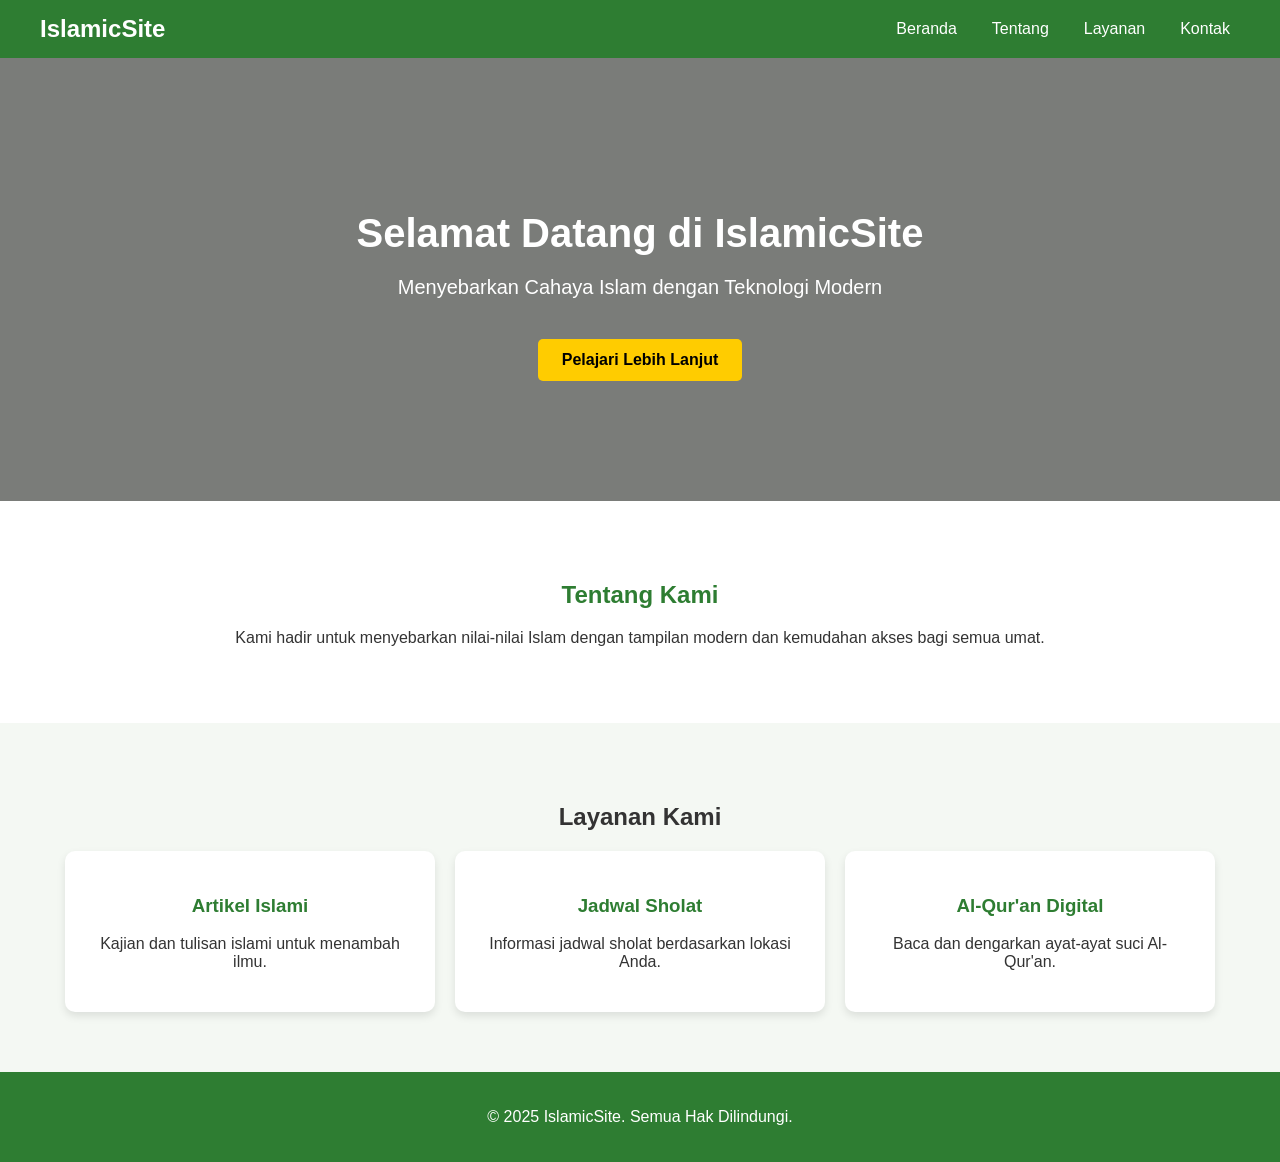
<file: islami/index.html>
<!DOCTYPE html>
<html lang="id">
<head>
    <meta charset="UTF-8">
    <meta name="viewport" content="width=device-width, initial-scale=1.0">
    <title>Islamic Website</title>
    <style>
        /* General Styles */
        body {
            font-family: 'Arial', sans-serif;
            margin: 0;
            padding: 0;
            background-color: #f4f8f3;
            color: #333;
            scroll-behavior: smooth;
        }

        /* Header & Navbar */
        header {
            display: flex;
            justify-content: space-between;
            align-items: center;
            padding: 15px 40px;
            background-color: #2e7d32;
            color: white;
            position: sticky;
            top: 0;
            width: 91,5%;
            z-index: 1000;
        }

        .logo {
            font-size: 24px;
            font-weight: bold;
        }

        nav ul {
            list-style: none;
            padding: 0;
            margin: 0;
            display: flex;
        }

        nav ul li {
            margin-left: 15px;
        }

        nav ul li a {
            color: white;
            text-decoration: none;
            font-size: 16px;
            padding: 10px;
            transition: background 0.3s;
        }

        nav ul li a:hover {
            background-color: rgba(255, 255, 255, 0.2);
            border-radius: 5px;
        }

        /* Hero Section */
        .hero {
            text-align: center;
            padding: 120px 20px;
            background: linear-gradient(rgba(0, 0, 0, 0.5), rgba(0, 0, 0, 0.5)), 
                        url('https://source.unsplash.com/1600x900/?mosque,islamic');
            background-size: cover;
            background-position: center;
            color: white;
        }

        .hero h1 {
            font-size: 40px;
            margin-bottom: 10px;
        }

        .hero p {
            font-size: 20px;
        }

        .btn {
            display: inline-block;
            margin-top: 20px;
            padding: 12px 24px;
            background-color: #ffcc00;
            color: black;
            text-decoration: none;
            font-weight: bold;
            border-radius: 5px;
            transition: background 0.3s;
        }

        .btn:hover {
            background-color: #ffb300;
        }

        /* About Section */
        .about {
            text-align: center;
            padding: 60px 20px;
            background-color: #ffffff;
        }

        .about h2 {
            color: #2e7d32;
        }

        /* Services Section */
        .services {
            text-align: center;
            padding: 60px 20px;
        }

        .service-container {
            display: flex;
            justify-content: center;
            gap: 20px;
            flex-wrap: wrap;
        }

        .service-card {
            background-color: white;
            padding: 25px;
            width: 320px;
            border-radius: 10px;
            box-shadow: 0px 4px 8px rgba(0, 0, 0, 0.1);
            transition: transform 0.3s;
        }

        .service-card:hover {
            transform: scale(1.05);
        }

        .service-card h3 {
            color: #2e7d32;
        }

        /* Footer */
        footer {
            text-align: center;
            padding: 20px;
            background-color: #2e7d32;
            color: white;
        }

        /* Responsiveness */
        @media (max-width: 768px) {
            header {
                flex-direction: column;
                text-align: center;
            }

            nav ul {
                flex-direction: column;
                gap: 10px;
                margin-top: 10px;
            }

            .hero {
                padding: 80px 20px;
            }

            .hero h1 {
                font-size: 32px;
            }

            .hero p {
                font-size: 18px;
            }

            .service-container {
                flex-direction: column;
                align-items: center;
            }
        }
    </style>
</head>
<body>

    <!-- Navbar -->
    <header>
        <div class="logo">IslamicSite</div>
        <nav>
            <ul>
                <li><a href="#home">Beranda</a></li>
                <li><a href="#about">Tentang</a></li>
                <li><a href="#services">Layanan</a></li>
                <li><a href="#contact">Kontak</a></li>
            </ul>
        </nav>
    </header>

    <!-- Hero Section -->
    <section id="home" class="hero">
        <h1>Selamat Datang di IslamicSite</h1>
        <p>Menyebarkan Cahaya Islam dengan Teknologi Modern</p>
        <a href="#about" class="btn">Pelajari Lebih Lanjut</a>
    </section>

    <!-- About Section -->
    <section id="about" class="about">
        <h2>Tentang Kami</h2>
        <p>Kami hadir untuk menyebarkan nilai-nilai Islam dengan tampilan modern dan kemudahan akses bagi semua umat.</p>
    </section>

    <!-- Services Section -->
    <section id="services" class="services">
        <h2>Layanan Kami</h2>
        <div class="service-container">
            <div class="service-card">
                <h3>Artikel Islami</h3>
                <p>Kajian dan tulisan islami untuk menambah ilmu.</p>
            </div>
            <div class="service-card">
                <h3>Jadwal Sholat</h3>
                <p>Informasi jadwal sholat berdasarkan lokasi Anda.</p>
            </div>
            <div class="service-card">
                <h3>Al-Qur'an Digital</h3>
                <p>Baca dan dengarkan ayat-ayat suci Al-Qur'an.</p>
            </div>
        </div>
    </section>

    <!-- Footer -->
    <footer>
        <p>&copy; 2025 IslamicSite. Semua Hak Dilindungi.</p>
    </footer>

</body>
</html>
</file>
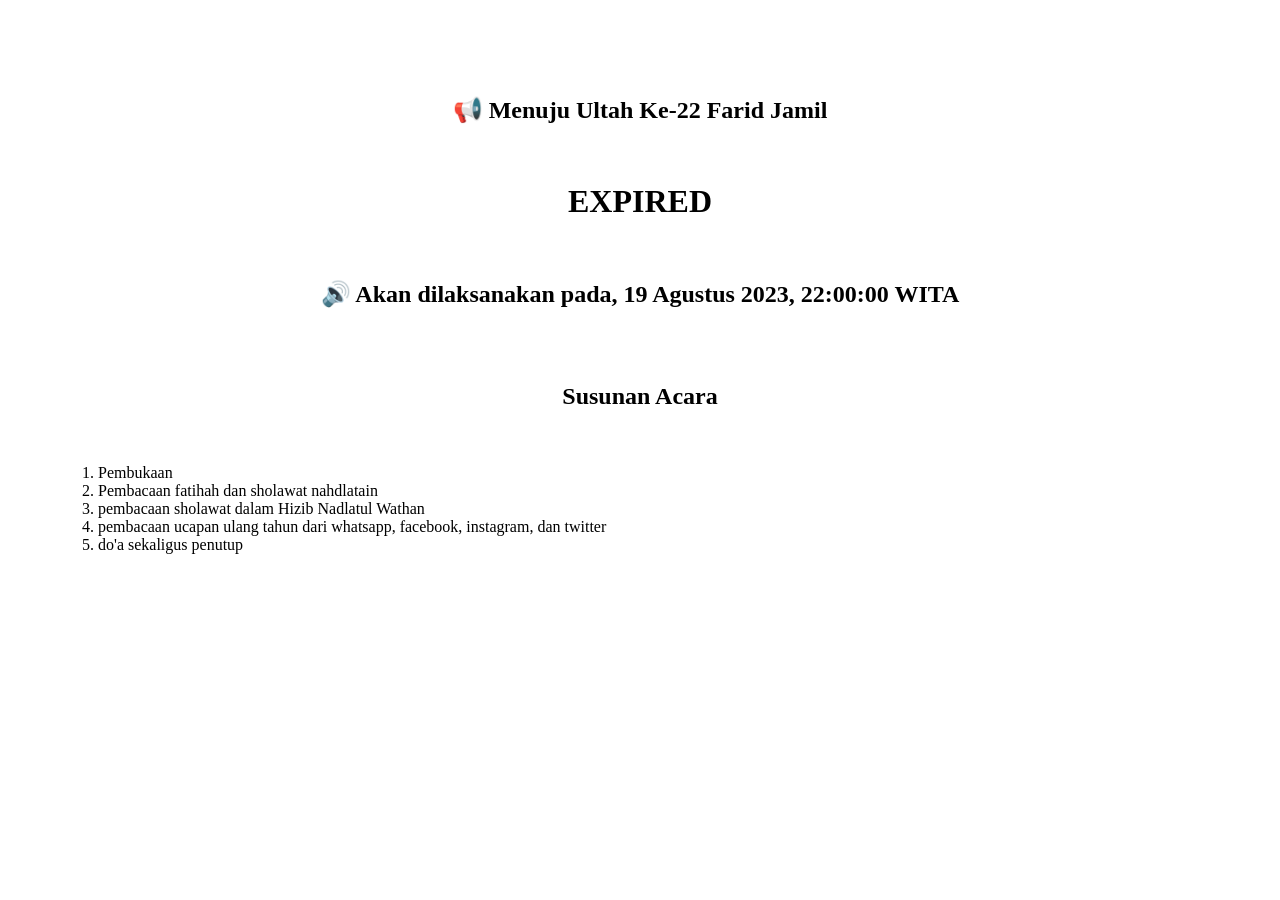
<file: archive/countdown-faridjamil/index.html>
﻿﻿<html>
    <head>
        <title>Farid Jamil Countdown</title>
		<LINK REL="SHORTCUT ICON" HREF="icon.ico"/>
    </head>

    <body align="center" style="padding:50px;">
        <audio autoplay="autoplay" loop="loop" name="media">
		<source src="audio.mp3" type="audio/mpeg">
	</audio>
        <!-- <img src="bg.png"> -->
        <h2>📢 Menuju Ultah Ke-22 Farid Jamil</h2>
        <br>
        <h1 id="demo"></h1>
        <br>
        <h2>🔊 Akan dilaksanakan pada, 19 Agustus 2023, 22:00:00 WITA</h2><br>
        <br><h2>Susunan Acara</h2><br>
        <ol align="left">
            <li>Pembukaan</li><li>Pembacaan fatihah dan sholawat nahdlatain</li><li>pembacaan sholawat dalam Hizib Nadlatul Wathan</li><li>pembacaan ucapan ulang tahun dari whatsapp, facebook, instagram, dan twitter</li><li>do'a sekaligus penutup</li>
        </ol>
        <script>
        // Mengatur waktu akhir perhitungan mundur
        var countDownDate = new Date("August 19, 2023 22:00:00").getTime();
        // Memperbarui hitungan mundur setiap 1 detik
        var x = setInterval(function() { 
        // Untuk mendapatkan tanggal dan waktu hari ini
        var now = new Date().getTime(); 
        // Temukan jarak antara sekarang dan tanggal hitung mundur
        var distance = countDownDate - now;
        // Perhitungan waktu untuk hari, jam, menit dan detik
        var days = Math.floor(distance / (1000 * 60 * 60 * 24));
        var hours = Math.floor((distance % (1000 * 60 * 60 * 24)) / (1000 * 60 * 60));
        var minutes = Math.floor((distance % (1000 * 60 * 60)) / (1000 * 60));
        var seconds = Math.floor((distance % (1000 * 60)) / 1000);
        // Keluarkan hasil dalam elemen dengan id = "demo"
        document.getElementById("demo").innerHTML = days + " Hari " + hours + " Jam "
        + minutes + " Menit " + seconds + " Detik ";
        // Jika hitungan mundur selesai, tulis beberapa teks 
        if (distance < 0) {
          clearInterval(x);
          document.getElementById("demo").innerHTML = "EXPIRED";
        }
        }, 1000);
       </script>
    </body>
</html>
</file>
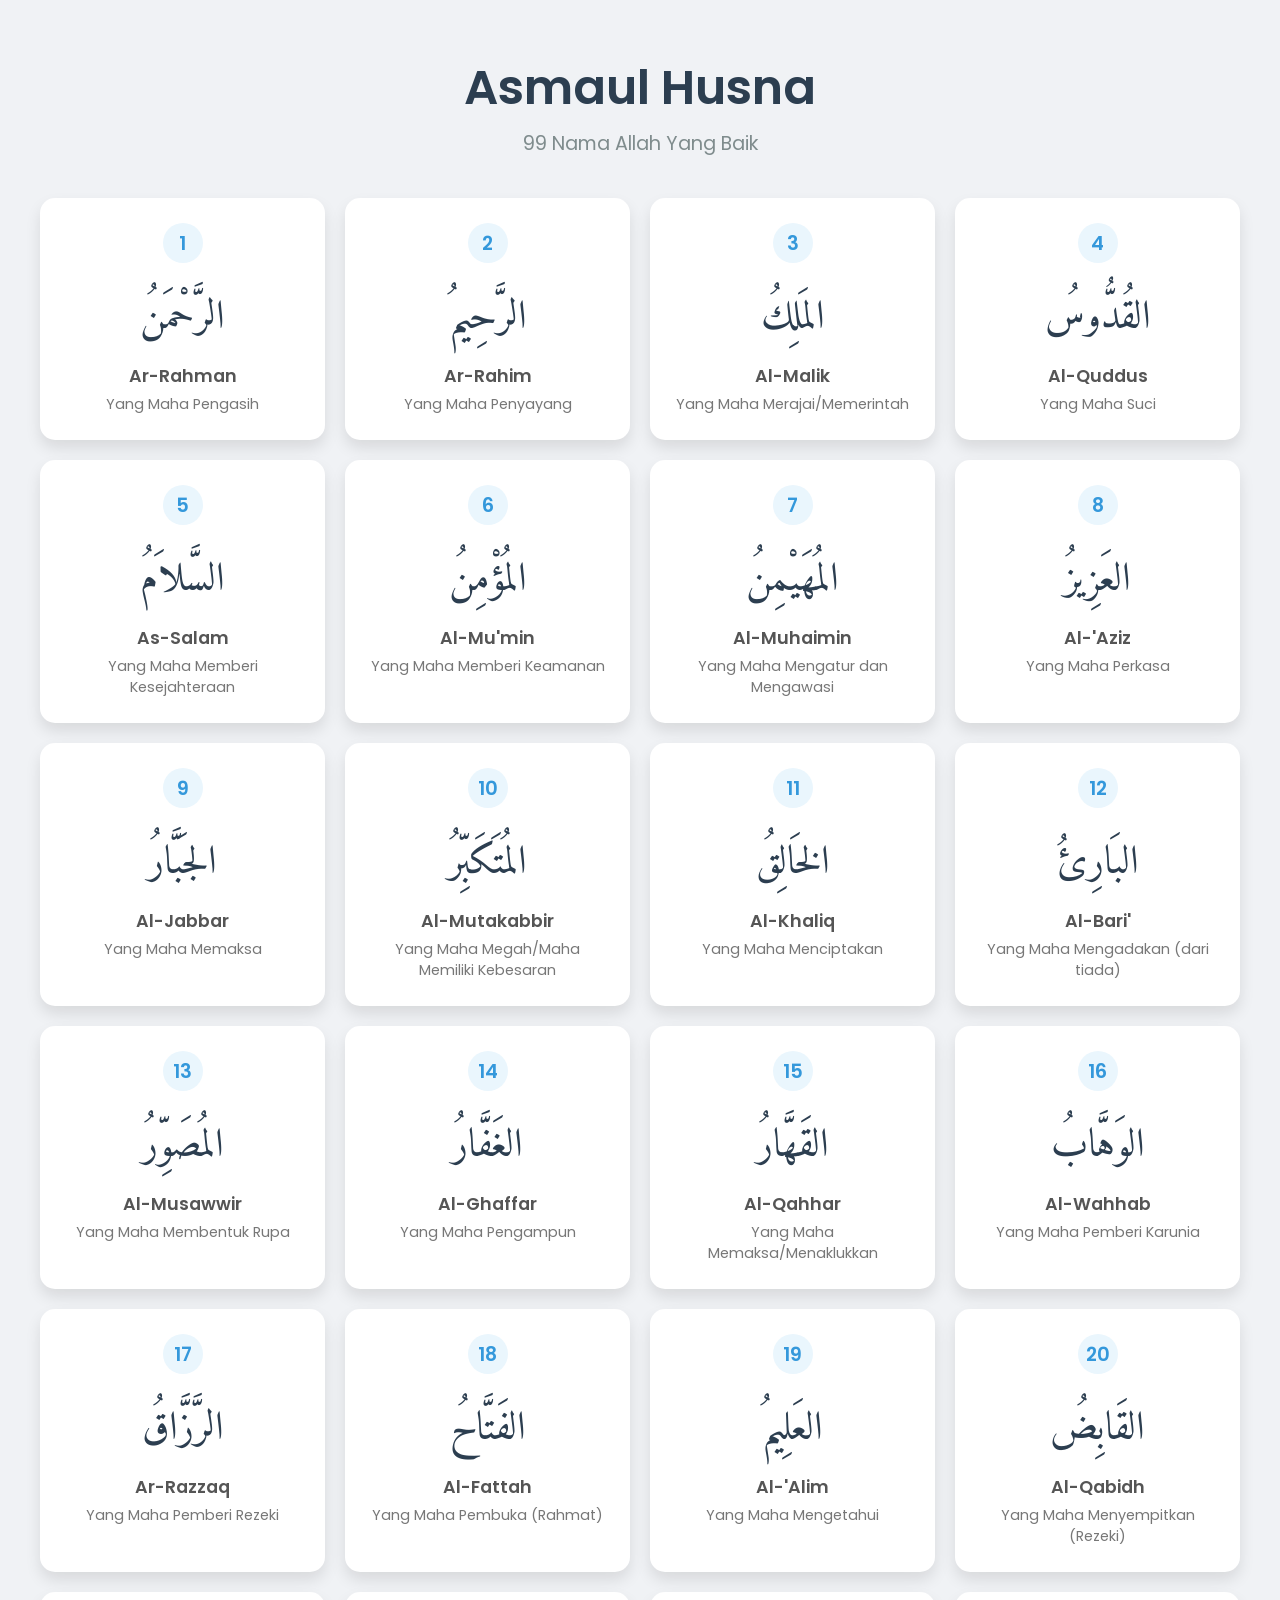
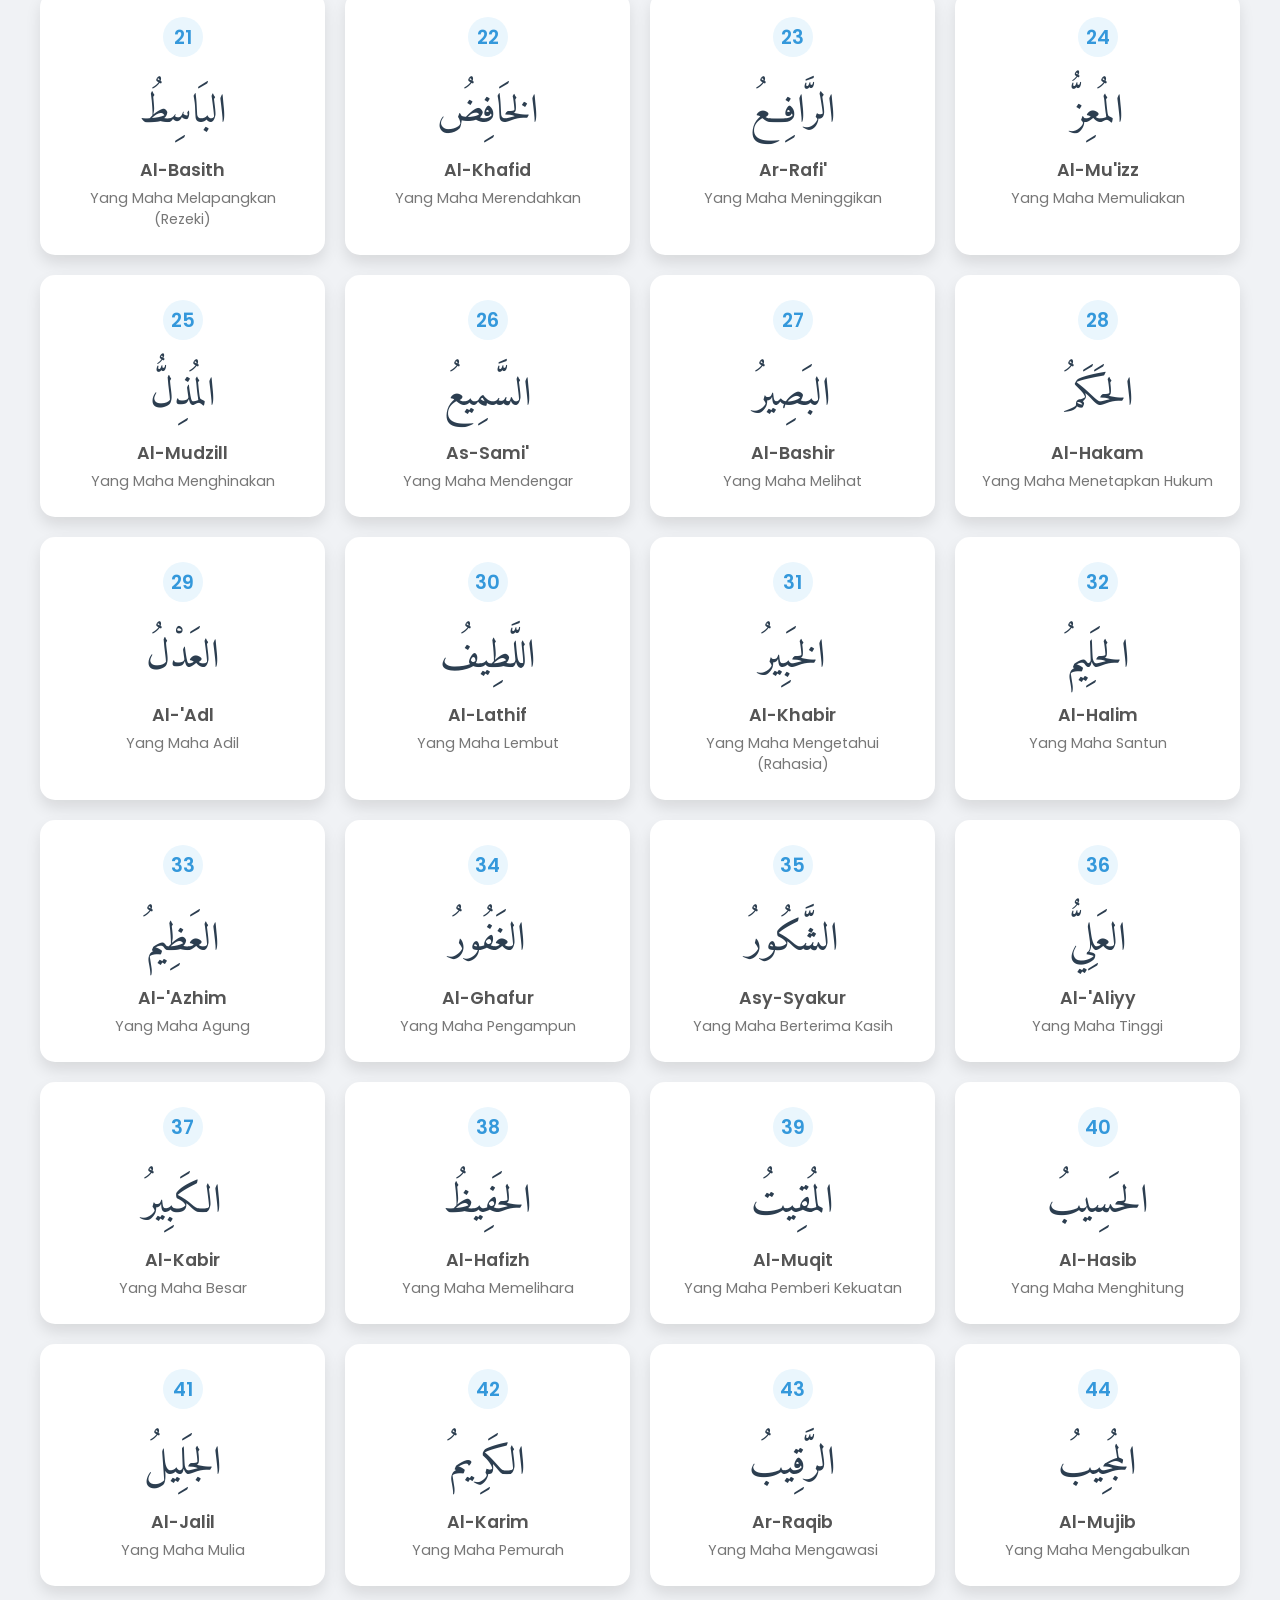
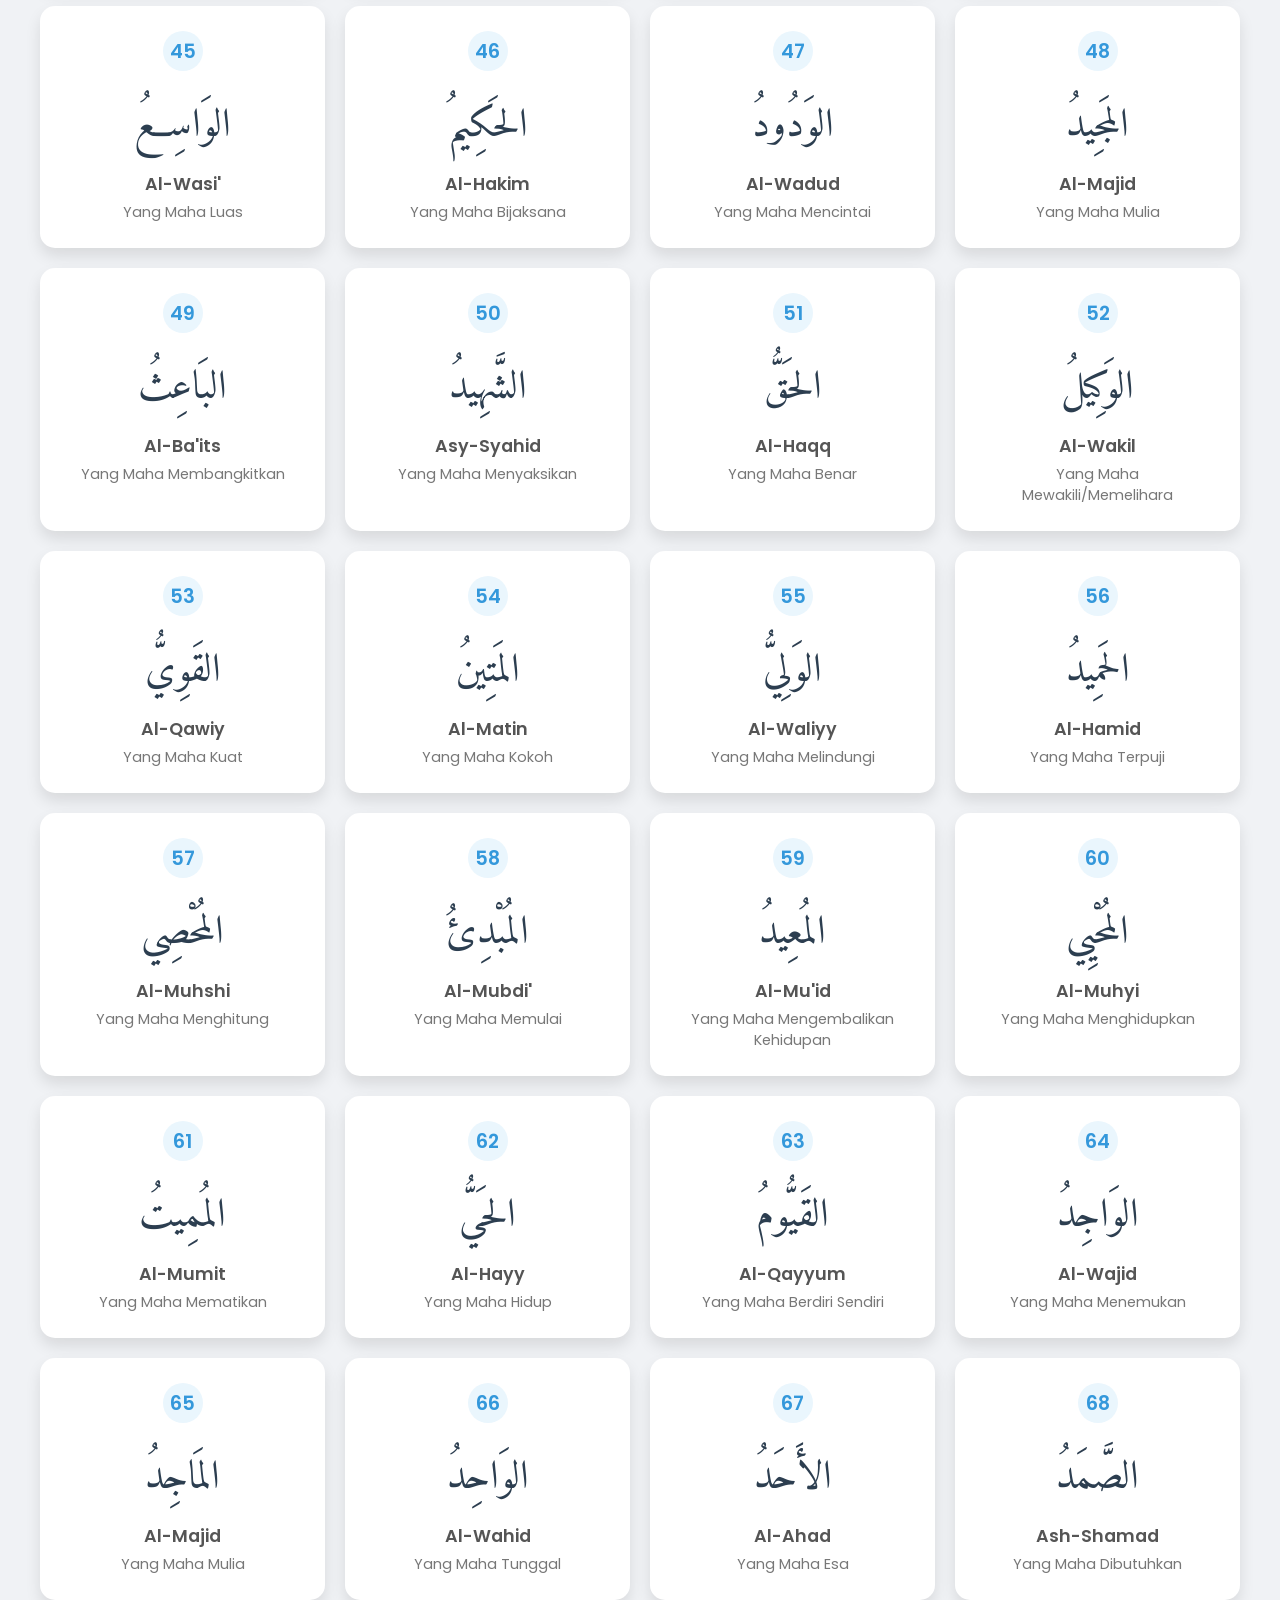
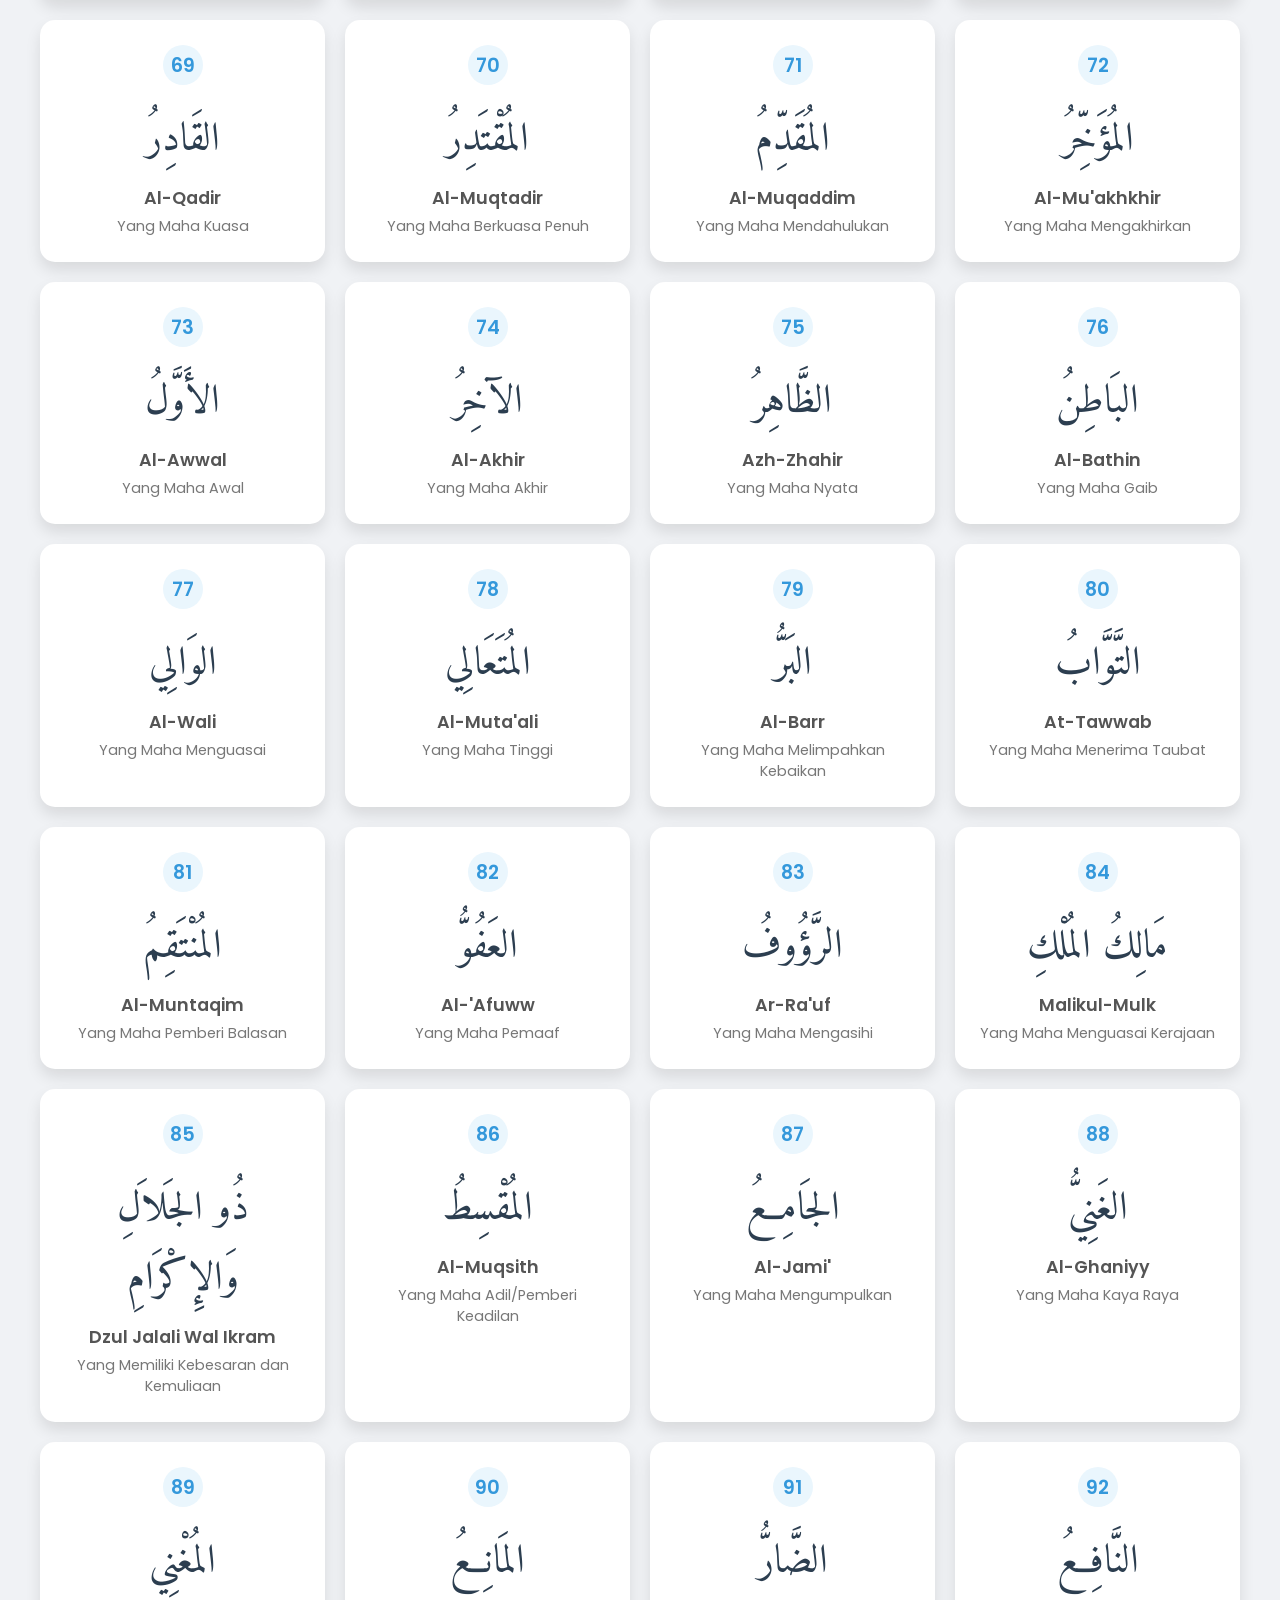
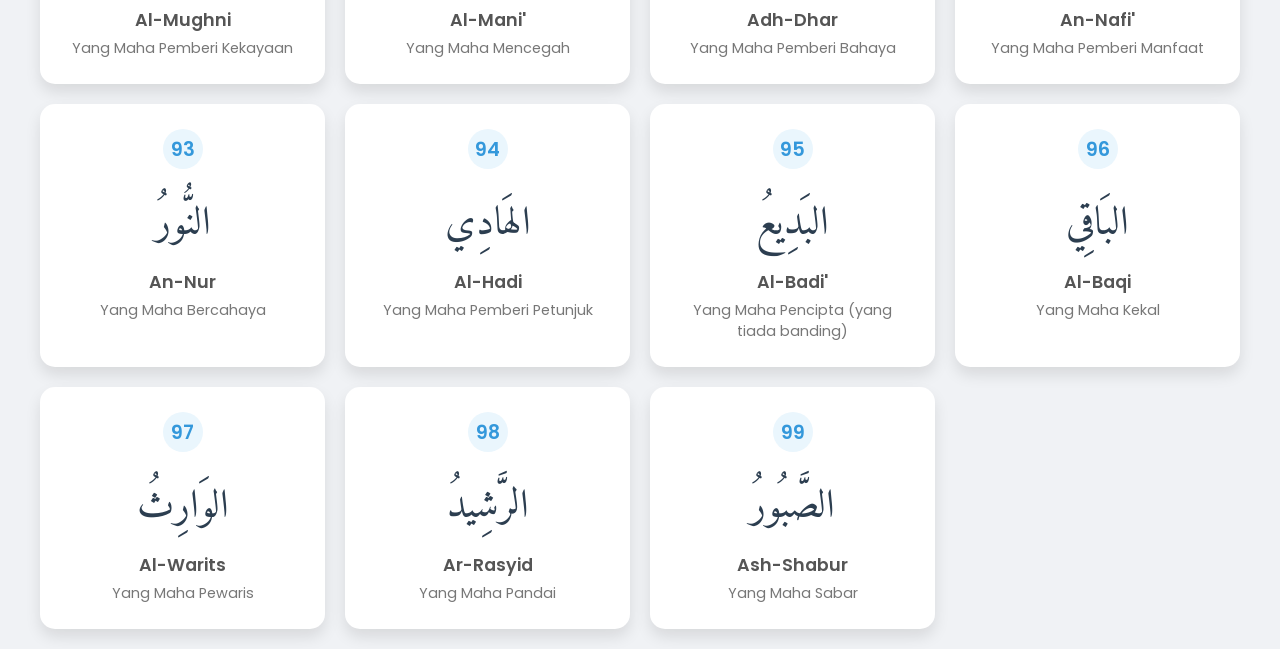
<file: islam/asmaul-husna.html>
<!DOCTYPE html>
<html lang="id">
<head>
    <meta charset="UTF-8">
    <meta name="viewport" content="width=device-width, initial-scale=1.0">
    <title>Asmaul Husna - 99 Nama Allah</title>
    <link rel="preconnect" href="https://fonts.googleapis.com">
    <link rel="preconnect" href="https://fonts.gstatic.com" crossorigin>
    <link href="https://fonts.googleapis.com/css2?family=Poppins:wght@400;600&family=Amiri:wght@700&display=swap" rel="stylesheet">
    <style>
       body {
    font-family: 'Poppins', sans-serif;
    background: #f0f2f5;
    color: #333;
    margin: 0;
    padding: 20px;
    display: flex;
    justify-content: center;
    align-items: center;
    min-height: 100vh;
    box-sizing: border-box;
}

.container {
    max-width: 1200px;
    width: 100%;
    text-align: center;
}

h1 {
    font-size: 3em;
    font-weight: 600;
    color: #2c3e50;
    margin-bottom: 5px;
}

p {
    color: #7f8c8d;
    font-size: 1.2em;
    margin-top: 0;
}

.card-grid {
    display: grid;
    grid-template-columns: repeat(auto-fill, minmax(250px, 1fr));
    gap: 20px;
    margin-top: 40px;
}

.card {
    background: #ffffff;
    border-radius: 15px;
    padding: 25px;
    box-shadow: 0 8px 15px rgba(0, 0, 0, 0.1);
    transition: transform 0.3s ease, box-shadow 0.3s ease;
    display: flex;
    flex-direction: column;
    align-items: center;
    text-align: center;
}

.card:hover {
    transform: translateY(-10px);
    box-shadow: 0 15px 25px rgba(0, 0, 0, 0.15);
}

.card-number {
    font-size: 1.2em;
    font-weight: 600;
    color: #3498db;
    background: #eaf6fd;
    border-radius: 50%;
    width: 40px;
    height: 40px;
    display: flex;
    justify-content: center;
    align-items: center;
    margin-bottom: 10px;
}

.card-arabic {
    font-family: 'Amiri', serif;
    font-size: 2.5em;
    color: #2c3e50;
    margin: 10px 0;
}

.card-transliteration {
    font-size: 1.1em;
    font-weight: 600;
    color: #555;
    margin-bottom: 5px;
}

.card-meaning {
    font-size: 0.9em;
    color: #777;
}

/* Responsif untuk layar lebih kecil */
@media (max-width: 768px) {
    h1 {
        font-size: 2.5em;
    }

    .card-grid {
        grid-template-columns: 1fr;
    }
}
    </style>
</head>
<body>
    <div class="container">
        <h1>Asmaul Husna</h1>
        <p>99 Nama Allah Yang Baik</p>
        <div class="card-grid" id="asmaul-husna-container">
            </div>
    </div>
    <script>
      const asmaulHusna = [
    { number: 1, arabic: "الرَّحْمَنُ", transliteration: "Ar-Rahman", meaning: "Yang Maha Pengasih" },
    { number: 2, arabic: "الرَّحِيمُ", transliteration: "Ar-Rahim", meaning: "Yang Maha Penyayang" },
    { number: 3, arabic: "المَلِكُ", transliteration: "Al-Malik", meaning: "Yang Maha Merajai/Memerintah" },
    { number: 4, arabic: "القُدُّوسُ", transliteration: "Al-Quddus", meaning: "Yang Maha Suci" },
    { number: 5, arabic: "السَّلاَمُ", transliteration: "As-Salam", meaning: "Yang Maha Memberi Kesejahteraan" },
    { number: 6, arabic: "المُؤْمِنُ", transliteration: "Al-Mu'min", meaning: "Yang Maha Memberi Keamanan" },
    { number: 7, arabic: "المُهَيْمِنُ", transliteration: "Al-Muhaimin", meaning: "Yang Maha Mengatur dan Mengawasi" },
    { number: 8, arabic: "العَزِيزُ", transliteration: "Al-'Aziz", meaning: "Yang Maha Perkasa" },
    { number: 9, arabic: "الجَبَّارُ", transliteration: "Al-Jabbar", meaning: "Yang Maha Memaksa" },
    { number: 10, arabic: "المُتَكَبِّرُ", transliteration: "Al-Mutakabbir", meaning: "Yang Maha Megah/Maha Memiliki Kebesaran" },
    { number: 11, arabic: "الخَالِقُ", transliteration: "Al-Khaliq", meaning: "Yang Maha Menciptakan" },
    { number: 12, arabic: "البَارِئُ", transliteration: "Al-Bari'", meaning: "Yang Maha Mengadakan (dari tiada)" },
    { number: 13, arabic: "المُصَوِّرُ", transliteration: "Al-Musawwir", meaning: "Yang Maha Membentuk Rupa" },
    { number: 14, arabic: "الغَفَّارُ", transliteration: "Al-Ghaffar", meaning: "Yang Maha Pengampun" },
    { number: 15, arabic: "القَهَّارُ", transliteration: "Al-Qahhar", meaning: "Yang Maha Memaksa/Menaklukkan" },
    { number: 16, arabic: "الوَهَّابُ", transliteration: "Al-Wahhab", meaning: "Yang Maha Pemberi Karunia" },
    { number: 17, arabic: "الرَّزَّاقُ", transliteration: "Ar-Razzaq", meaning: "Yang Maha Pemberi Rezeki" },
    { number: 18, arabic: "الفَتَّاحُ", transliteration: "Al-Fattah", meaning: "Yang Maha Pembuka (Rahmat)" },
    { number: 19, arabic: "العَلِيمُ", transliteration: "Al-'Alim", meaning: "Yang Maha Mengetahui" },
    { number: 20, arabic: "القَابِضُ", transliteration: "Al-Qabidh", meaning: "Yang Maha Menyempitkan (Rezeki)" },
    { number: 21, arabic: "البَاسِطُ", transliteration: "Al-Basith", meaning: "Yang Maha Melapangkan (Rezeki)" },
    { number: 22, arabic: "الخَافِضُ", transliteration: "Al-Khafid", meaning: "Yang Maha Merendahkan" },
    { number: 23, arabic: "الرَّافِعُ", transliteration: "Ar-Rafi'", meaning: "Yang Maha Meninggikan" },
    { number: 24, arabic: "المُعِزُّ", transliteration: "Al-Mu'izz", meaning: "Yang Maha Memuliakan" },
    { number: 25, arabic: "المُذِلُّ", transliteration: "Al-Mudzill", meaning: "Yang Maha Menghinakan" },
    { number: 26, arabic: "السَّمِيعُ", transliteration: "As-Sami'", meaning: "Yang Maha Mendengar" },
    { number: 27, arabic: "البَصِيرُ", transliteration: "Al-Bashir", meaning: "Yang Maha Melihat" },
    { number: 28, arabic: "الحَكَمُ", transliteration: "Al-Hakam", meaning: "Yang Maha Menetapkan Hukum" },
    { number: 29, arabic: "العَدْلُ", transliteration: "Al-'Adl", meaning: "Yang Maha Adil" },
    { number: 30, arabic: "اللَّطِيفُ", transliteration: "Al-Lathif", meaning: "Yang Maha Lembut" },
    { number: 31, arabic: "الخَبِيرُ", transliteration: "Al-Khabir", meaning: "Yang Maha Mengetahui (Rahasia)" },
    { number: 32, arabic: "الحَلِيمُ", transliteration: "Al-Halim", meaning: "Yang Maha Santun" },
    { number: 33, arabic: "العَظِيمُ", transliteration: "Al-'Azhim", meaning: "Yang Maha Agung" },
    { number: 34, arabic: "الغَفُورُ", transliteration: "Al-Ghafur", meaning: "Yang Maha Pengampun" },
    { number: 35, arabic: "الشَّكُورُ", transliteration: "Asy-Syakur", meaning: "Yang Maha Berterima Kasih" },
    { number: 36, arabic: "العَلِيُّ", transliteration: "Al-'Aliyy", meaning: "Yang Maha Tinggi" },
    { number: 37, arabic: "الكَبِيرُ", transliteration: "Al-Kabir", meaning: "Yang Maha Besar" },
    { number: 38, arabic: "الحَفِيظُ", transliteration: "Al-Hafizh", meaning: "Yang Maha Memelihara" },
    { number: 39, arabic: "المُقِيتُ", transliteration: "Al-Muqit", meaning: "Yang Maha Pemberi Kekuatan" },
    { number: 40, arabic: "الحَسِيبُ", transliteration: "Al-Hasib", meaning: "Yang Maha Menghitung" },
    { number: 41, arabic: "الجَلِيلُ", transliteration: "Al-Jalil", meaning: "Yang Maha Mulia" },
    { number: 42, arabic: "الكَرِيمُ", transliteration: "Al-Karim", meaning: "Yang Maha Pemurah" },
    { number: 43, arabic: "الرَّقِيبُ", transliteration: "Ar-Raqib", meaning: "Yang Maha Mengawasi" },
    { number: 44, arabic: "المُجِيبُ", transliteration: "Al-Mujib", meaning: "Yang Maha Mengabulkan" },
    { number: 45, arabic: "الوَاسِعُ", transliteration: "Al-Wasi'", meaning: "Yang Maha Luas" },
    { number: 46, arabic: "الحَكِيمُ", transliteration: "Al-Hakim", meaning: "Yang Maha Bijaksana" },
    { number: 47, arabic: "الوَدُودُ", transliteration: "Al-Wadud", meaning: "Yang Maha Mencintai" },
    { number: 48, arabic: "المَجِيدُ", transliteration: "Al-Majid", meaning: "Yang Maha Mulia" },
    { number: 49, arabic: "البَاعِثُ", transliteration: "Al-Ba'its", meaning: "Yang Maha Membangkitkan" },
    { number: 50, arabic: "الشَّهِيدُ", transliteration: "Asy-Syahid", meaning: "Yang Maha Menyaksikan" },
    { number: 51, arabic: "الحَقُّ", transliteration: "Al-Haqq", meaning: "Yang Maha Benar" },
    { number: 52, arabic: "الوَكِيلُ", transliteration: "Al-Wakil", meaning: "Yang Maha Mewakili/Memelihara" },
    { number: 53, arabic: "القَوِيُّ", transliteration: "Al-Qawiy", meaning: "Yang Maha Kuat" },
    { number: 54, arabic: "المَتِينُ", transliteration: "Al-Matin", meaning: "Yang Maha Kokoh" },
    { number: 55, arabic: "الوَلِيُّ", transliteration: "Al-Waliyy", meaning: "Yang Maha Melindungi" },
    { number: 56, arabic: "الحَمِيدُ", transliteration: "Al-Hamid", meaning: "Yang Maha Terpuji" },
    { number: 57, arabic: "المُحْصِي", transliteration: "Al-Muhshi", meaning: "Yang Maha Menghitung" },
    { number: 58, arabic: "المُبْدِئُ", transliteration: "Al-Mubdi'", meaning: "Yang Maha Memulai" },
    { number: 59, arabic: "المُعِيدُ", transliteration: "Al-Mu'id", meaning: "Yang Maha Mengembalikan Kehidupan" },
    { number: 60, arabic: "المُحْيِي", transliteration: "Al-Muhyi", meaning: "Yang Maha Menghidupkan" },
    { number: 61, arabic: "المُمِيتُ", transliteration: "Al-Mumit", meaning: "Yang Maha Mematikan" },
    { number: 62, arabic: "الحَيُّ", transliteration: "Al-Hayy", meaning: "Yang Maha Hidup" },
    { number: 63, arabic: "القَيُّومُ", transliteration: "Al-Qayyum", meaning: "Yang Maha Berdiri Sendiri" },
    { number: 64, arabic: "الوَاجِدُ", transliteration: "Al-Wajid", meaning: "Yang Maha Menemukan" },
    { number: 65, arabic: "المَاجِدُ", transliteration: "Al-Majid", meaning: "Yang Maha Mulia" },
    { number: 66, arabic: "الوَاحِدُ", transliteration: "Al-Wahid", meaning: "Yang Maha Tunggal" },
    { number: 67, arabic: "الأَحَدُ", transliteration: "Al-Ahad", meaning: "Yang Maha Esa" },
    { number: 68, arabic: "الصَّمَدُ", transliteration: "Ash-Shamad", meaning: "Yang Maha Dibutuhkan" },
    { number: 69, arabic: "القَادِرُ", transliteration: "Al-Qadir", meaning: "Yang Maha Kuasa" },
    { number: 70, arabic: "المُقْتَدِرُ", transliteration: "Al-Muqtadir", meaning: "Yang Maha Berkuasa Penuh" },
    { number: 71, arabic: "المُقَدِّمُ", transliteration: "Al-Muqaddim", meaning: "Yang Maha Mendahulukan" },
    { number: 72, arabic: "المُؤَخِّرُ", transliteration: "Al-Mu'akhkhir", meaning: "Yang Maha Mengakhirkan" },
    { number: 73, arabic: "الأَوَّلُ", transliteration: "Al-Awwal", meaning: "Yang Maha Awal" },
    { number: 74, arabic: "الآخِرُ", transliteration: "Al-Akhir", meaning: "Yang Maha Akhir" },
    { number: 75, arabic: "الظَّاهِرُ", transliteration: "Azh-Zhahir", meaning: "Yang Maha Nyata" },
    { number: 76, arabic: "البَاطِنُ", transliteration: "Al-Bathin", meaning: "Yang Maha Gaib" },
    { number: 77, arabic: "الوَالِي", transliteration: "Al-Wali", meaning: "Yang Maha Menguasai" },
    { number: 78, arabic: "المُتَعَالِي", transliteration: "Al-Muta'ali", meaning: "Yang Maha Tinggi" },
    { number: 79, arabic: "البَرُّ", transliteration: "Al-Barr", meaning: "Yang Maha Melimpahkan Kebaikan" },
    { number: 80, arabic: "التَّوَّابُ", transliteration: "At-Tawwab", meaning: "Yang Maha Menerima Taubat" },
    { number: 81, arabic: "المُنْتَقِمُ", transliteration: "Al-Muntaqim", meaning: "Yang Maha Pemberi Balasan" },
    { number: 82, arabic: "العَفُوُّ", transliteration: "Al-'Afuww", meaning: "Yang Maha Pemaaf" },
    { number: 83, arabic: "الرَّؤُوفُ", transliteration: "Ar-Ra'uf", meaning: "Yang Maha Mengasihi" },
    { number: 84, arabic: "مَالِكُ المُلْكِ", transliteration: "Malikul-Mulk", meaning: "Yang Maha Menguasai Kerajaan" },
    { number: 85, arabic: "ذُو الجَلاَلِ وَالإِكْرَامِ", transliteration: "Dzul Jalali Wal Ikram", meaning: "Yang Memiliki Kebesaran dan Kemuliaan" },
    { number: 86, arabic: "المُقْسِطُ", transliteration: "Al-Muqsith", meaning: "Yang Maha Adil/Pemberi Keadilan" },
    { number: 87, arabic: "الجَامِعُ", transliteration: "Al-Jami'", meaning: "Yang Maha Mengumpulkan" },
    { number: 88, arabic: "الغَنِيُّ", transliteration: "Al-Ghaniyy", meaning: "Yang Maha Kaya Raya" },
    { number: 89, arabic: "المُغْنِي", transliteration: "Al-Mughni", meaning: "Yang Maha Pemberi Kekayaan" },
    { number: 90, arabic: "المَانِعُ", transliteration: "Al-Mani'", meaning: "Yang Maha Mencegah" },
    { number: 91, arabic: "الضَّارُّ", transliteration: "Adh-Dhar", meaning: "Yang Maha Pemberi Bahaya" },
    { number: 92, arabic: "النَّافِعُ", transliteration: "An-Nafi'", meaning: "Yang Maha Pemberi Manfaat" },
    { number: 93, arabic: "النُّورُ", transliteration: "An-Nur", meaning: "Yang Maha Bercahaya" },
    { number: 94, arabic: "الهَادِي", transliteration: "Al-Hadi", meaning: "Yang Maha Pemberi Petunjuk" },
    { number: 95, arabic: "البَدِيعُ", transliteration: "Al-Badi'", meaning: "Yang Maha Pencipta (yang tiada banding)" },
    { number: 96, arabic: "البَاقِي", transliteration: "Al-Baqi", meaning: "Yang Maha Kekal" },
    { number: 97, arabic: "الوَارِثُ", transliteration: "Al-Warits", meaning: "Yang Maha Pewaris" },
    { number: 98, arabic: "الرَّشِيدُ", transliteration: "Ar-Rasyid", meaning: "Yang Maha Pandai" },
    { number: 99, arabic: "الصَّبُورُ", transliteration: "Ash-Shabur", meaning: "Yang Maha Sabar" }
];
    </script>
 
    <script>  document.addEventListener('DOMContentLoaded', function() {
    const container = document.getElementById('asmaul-husna-container');

    asmaulHusna.forEach(item => {
        const card = document.createElement('div');
        card.classList.add('card');
        
        card.innerHTML = `
            <div class="card-number">${item.number}</div>
            <div class="card-arabic">${item.arabic}</div>
            <div class="card-transliteration">${item.transliteration}</div>
            <div class="card-meaning">${item.meaning}</div>
        `;
        
        container.appendChild(card);
    });
});

    </script>
</body>
</html>
</file>
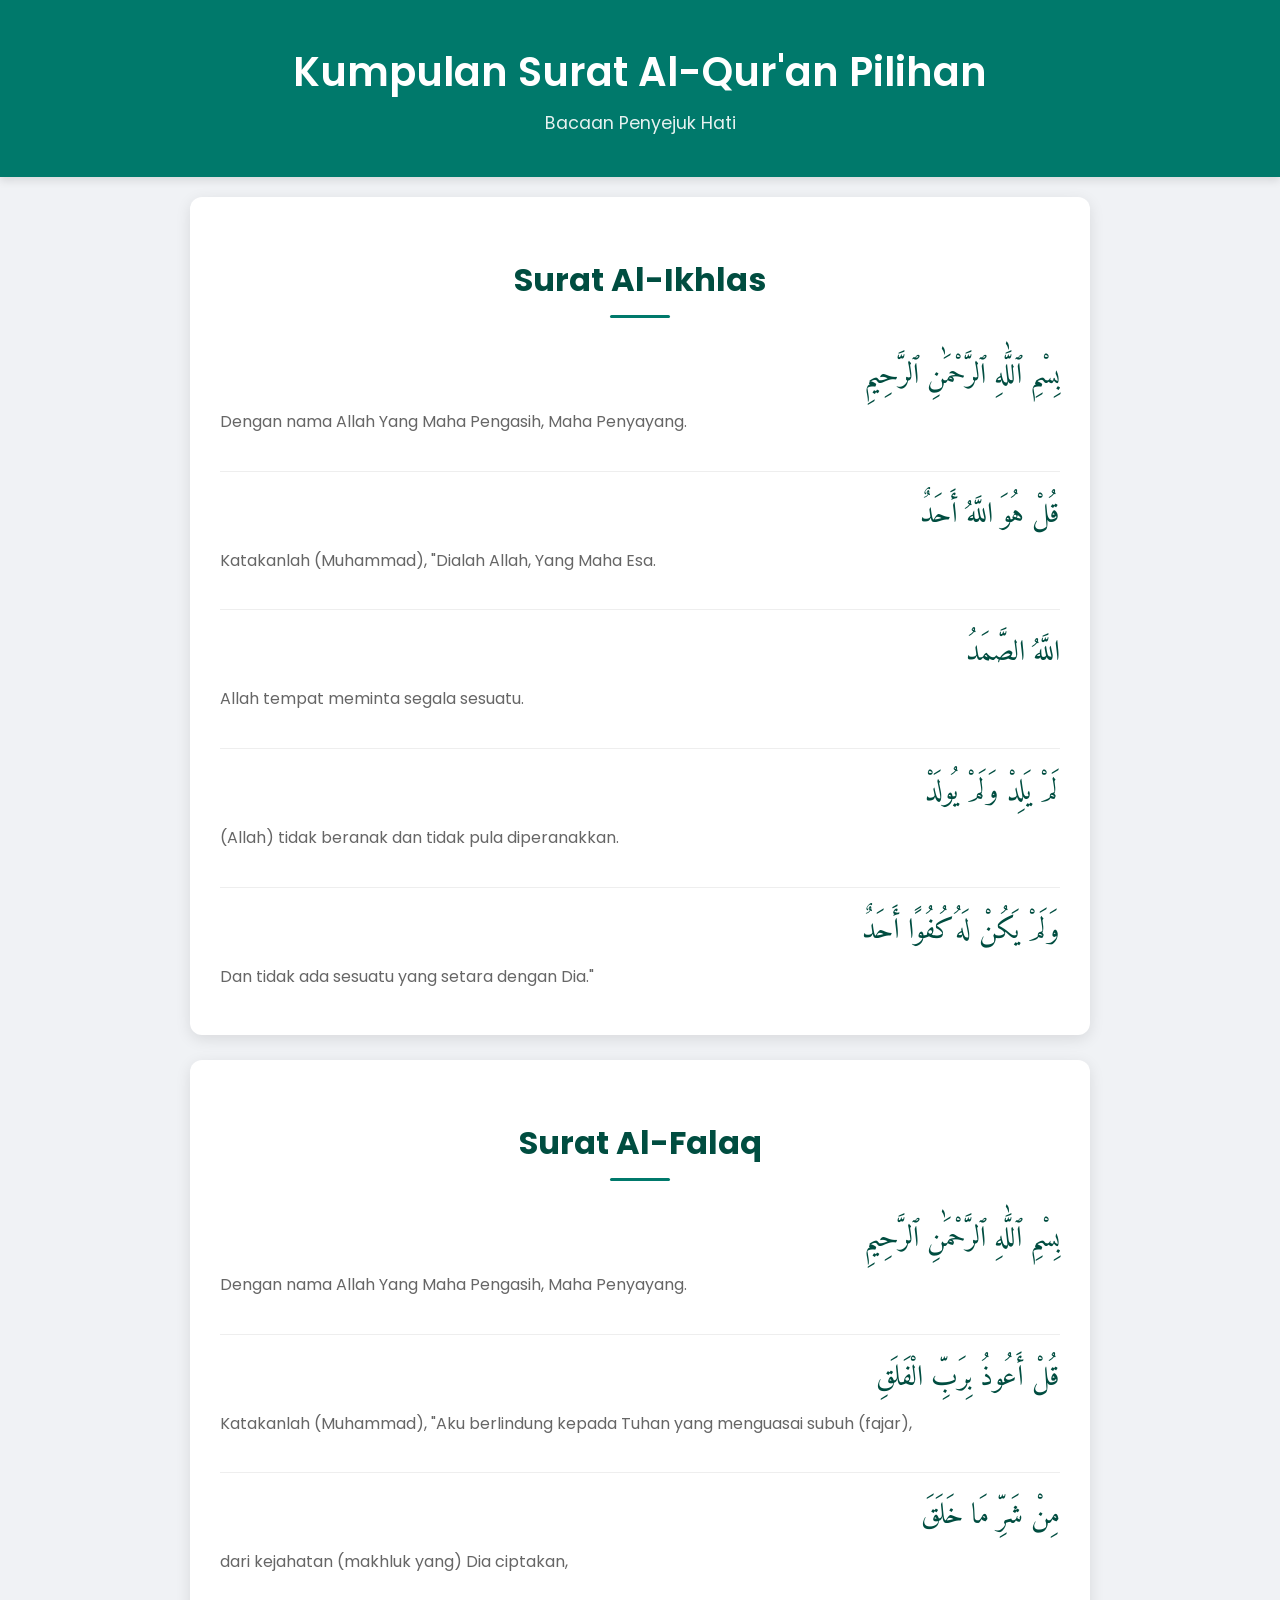
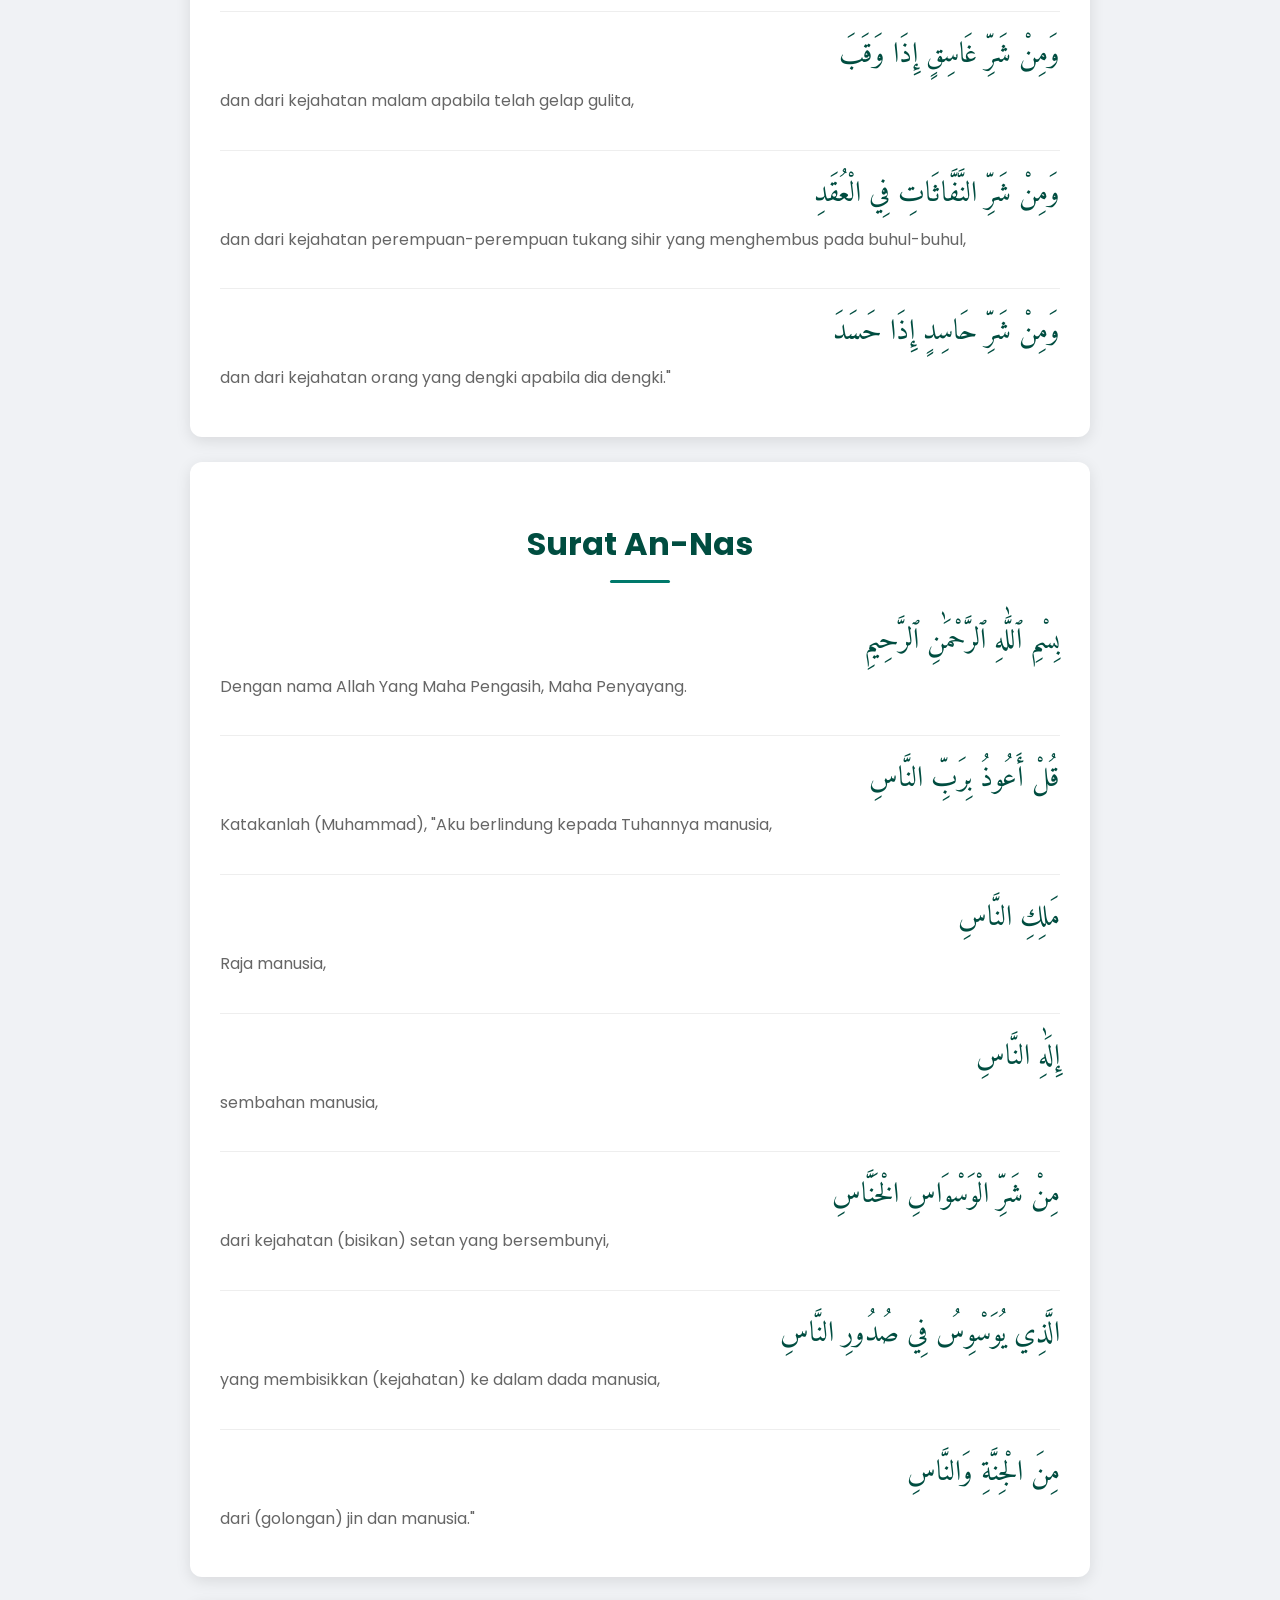
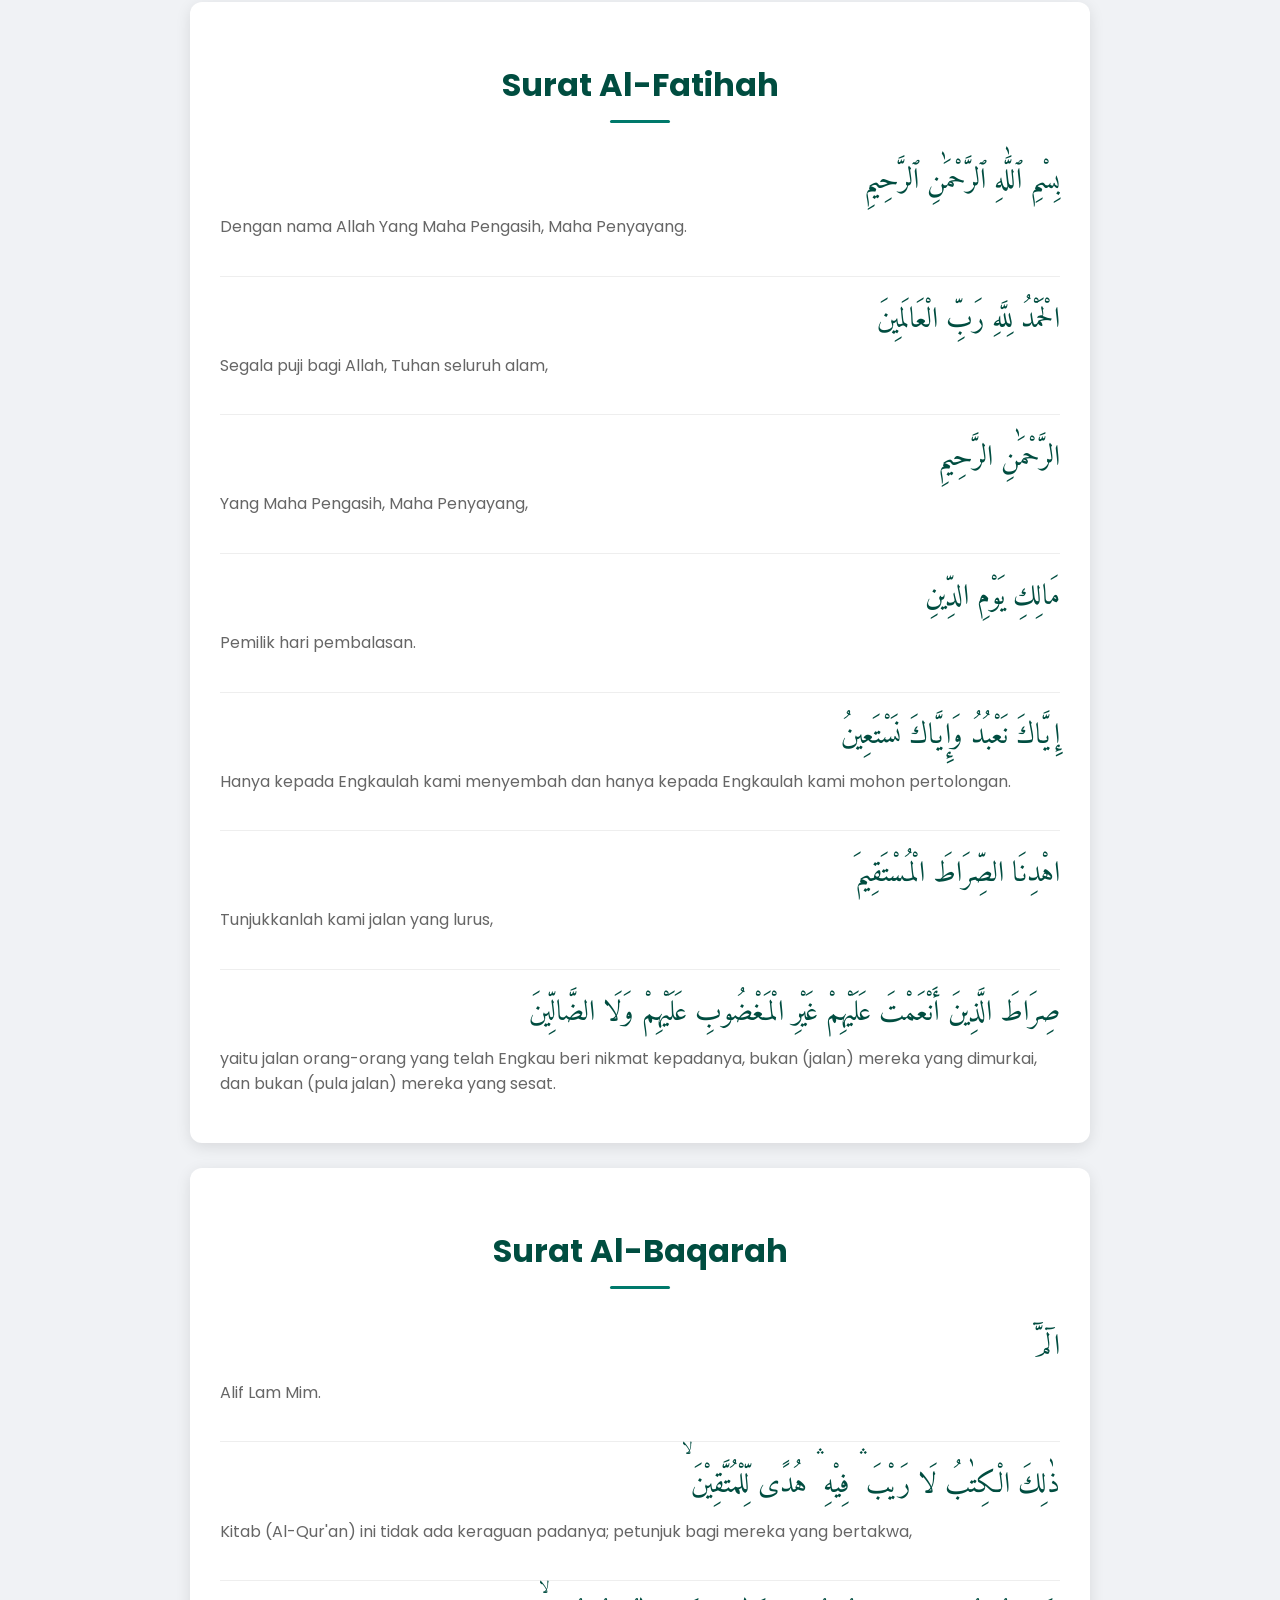
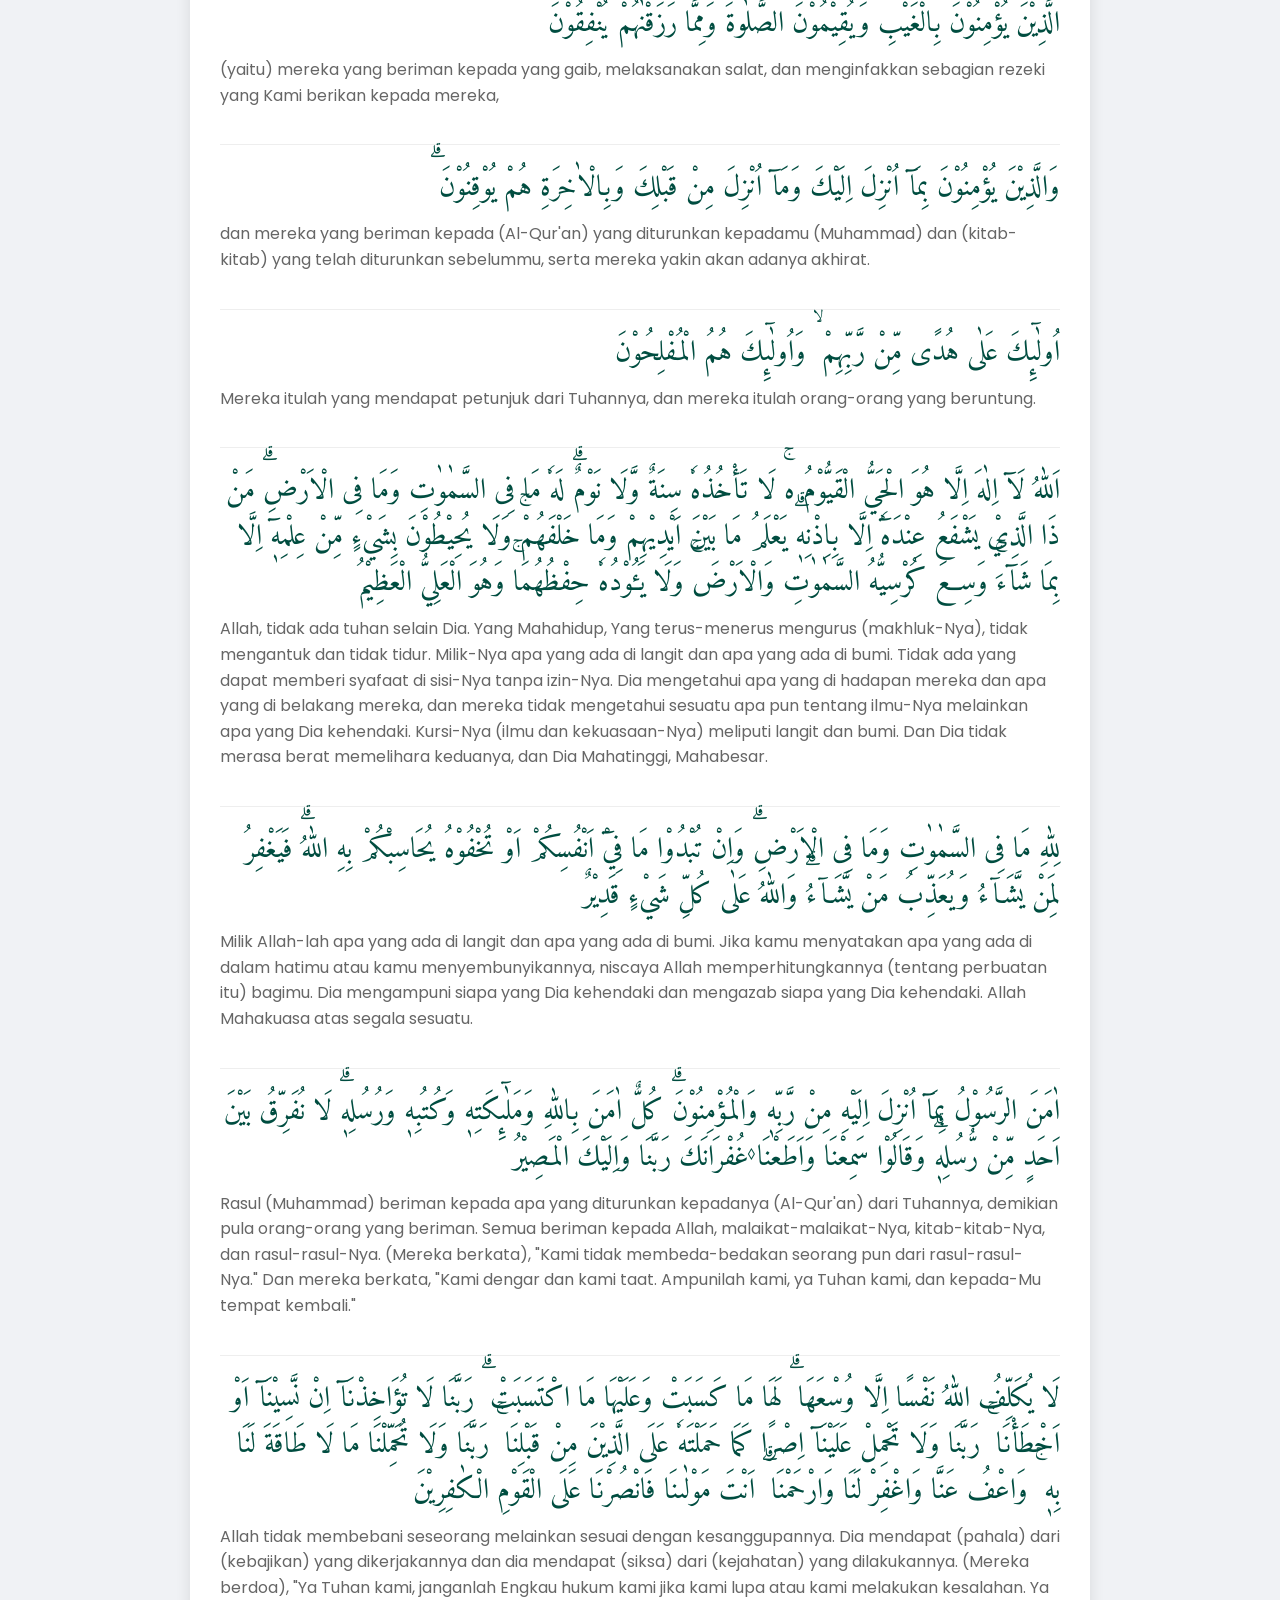
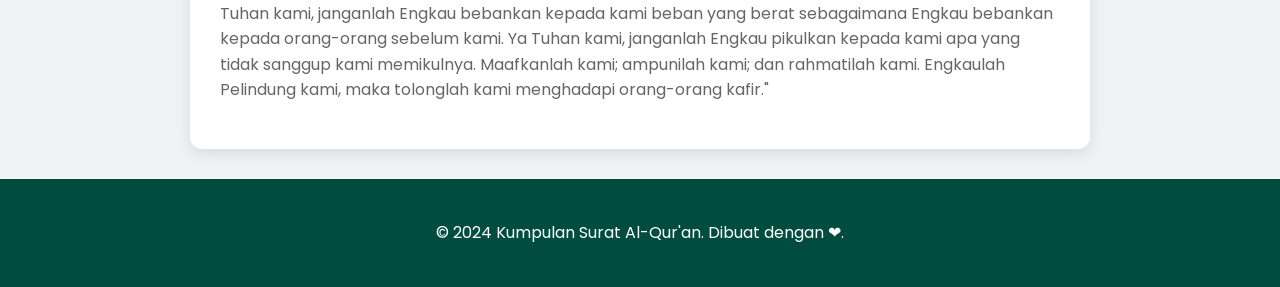
<file: islam/ayat-pendek.html>
<!DOCTYPE html>
<html>
<head>
<style></style>
</head>
<body>
<!DOCTYPE html>
<html lang="id">
<head>
    <meta charset="UTF-8">
    <meta name="viewport" content="width=device-width, initial-scale=1.0">
    <title>Kumpulan Surat Al-Qur'an</title>
    <style>
    /* Gaya Umum */
body {
    font-family: 'Poppins', sans-serif;
    margin: 0;
    padding: 0;
    background-color: #f0f2f5;
    color: #333;
    line-height: 1.6;
}

.container {
    max-width: 900px;
    margin: 20px auto;
    padding: 0 15px;
}

/* Header */
.header {
    background: #00796b;
    color: #fff;
    text-align: center;
    padding: 40px 20px;
    box-shadow: 0 4px 8px rgba(0, 0, 0, 0.1);
}

.header h1 {
    margin: 0;
    font-weight: 600;
    font-size: 2.5rem;
}

.header p {
    margin: 5px 0 0;
    font-size: 1.1rem;
    opacity: 0.9;
}

/* Kartu Surat */
.surah-card {
    background-color: #fff;
    border-radius: 12px;
    box-shadow: 0 4px 15px rgba(0, 0, 0, 0.1);
    padding: 30px;
    margin-bottom: 25px;
    transition: transform 0.3s ease, box-shadow 0.3s ease;
}

.surah-card:hover {
    transform: translateY(-5px);
    box-shadow: 0 8px 20px rgba(0, 0, 0, 0.15);
}

.surah-title {
    text-align: center;
    color: #004d40;
    font-size: 2rem;
    margin-bottom: 25px;
    position: relative;
    padding-bottom: 10px;
}

.surah-title::after {
    content: '';
    display: block;
    width: 60px;
    height: 3px;
    background-color: #00796b;
    margin: 10px auto 0;
    border-radius: 2px;
}

.verse {
    margin-bottom: 20px;
    padding-bottom: 20px;
    border-bottom: 1px solid #eee;
}

.verse:last-child {
    border-bottom: none;
    margin-bottom: 0;
    padding-bottom: 0;
}

.arabic {
    font-family: 'Amiri', serif;
    font-size: 1.8rem;
    text-align: right;
    direction: rtl; /* Mengatur arah teks dari kanan ke kiri untuk bahasa Arab */
    color: #004d40;
    margin: 0;
}

.translation {
    font-size: 1rem;
    color: #666;
    margin-top: 10px;
}

/* Footer */
.footer {
    text-align: center;
    padding: 25px;
    background-color: #004d40;
    color: #fff;
    margin-top: 30px;
}

/* Responsif untuk layar kecil (mobile) */
@media (max-width: 768px) {
    .header h1 {
        font-size: 2rem;
    }

    .surah-title {
        font-size: 1.7rem;
    }

    .arabic {
        font-size: 1.5rem;
    }

    .translation {
        font-size: 0.9rem;
    }
}
    </style>
    <link rel="preconnect" href="https://fonts.googleapis.com">
    <link rel="preconnect" href="https://fonts.gstatic.com" crossorigin>
    <link href="https://fonts.googleapis.com/css2?family=Poppins:wght@400;600&family=Amiri:wght@400;700&display=swap" rel="stylesheet">
</head>
<body>

    <header class="header">
        <h1>Kumpulan Surat Al-Qur'an Pilihan</h1>
        <p>Bacaan Penyejuk Hati</p>
    </header>

    <main class="container">
        
        <section class="surah-card" id="al-ikhlas">
            <h2 class="surah-title">Surat Al-Ikhlas</h2>
            <div class="verse">
                <p class="arabic">بِسْمِ ٱللَّٰهِ ٱلرَّحْمَٰنِ ٱلرَّحِيمِ</p>
                <p class="translation">Dengan nama Allah Yang Maha Pengasih, Maha Penyayang.</p>
            </div>
            <div class="verse">
                <p class="arabic">قُلْ هُوَ اللَّهُ أَحَدٌ</p>
                <p class="translation">Katakanlah (Muhammad), "Dialah Allah, Yang Maha Esa.</p>
            </div>
            <div class="verse">
                <p class="arabic">اللَّهُ الصَّمَدُ</p>
                <p class="translation">Allah tempat meminta segala sesuatu.</p>
            </div>
            <div class="verse">
                <p class="arabic">لَمْ يَلِدْ وَلَمْ يُولَدْ</p>
                <p class="translation">(Allah) tidak beranak dan tidak pula diperanakkan.</p>
            </div>
            <div class="verse">
                <p class="arabic">وَلَمْ يَكُنْ لَهُ كُفُوًا أَحَدٌ</p>
                <p class="translation">Dan tidak ada sesuatu yang setara dengan Dia."</p>
            </div>
        </section>

        <section class="surah-card" id="al-falaq">
            <h2 class="surah-title">Surat Al-Falaq</h2>
            <div class="verse">
                <p class="arabic">بِسْمِ ٱللَّٰهِ ٱلرَّحْمَٰنِ ٱلرَّحِيمِ</p>
                <p class="translation">Dengan nama Allah Yang Maha Pengasih, Maha Penyayang.</p>
            </div>
            <div class="verse">
                <p class="arabic">قُلْ أَعُوذُ بِرَبِّ الْفَلَقِ</p>
                <p class="translation">Katakanlah (Muhammad), "Aku berlindung kepada Tuhan yang menguasai subuh (fajar),</p>
            </div>
            <div class="verse">
                <p class="arabic">مِنْ شَرِّ مَا خَلَقَ</p>
                <p class="translation">dari kejahatan (makhluk yang) Dia ciptakan,</p>
            </div>
            <div class="verse">
                <p class="arabic">وَمِنْ شَرِّ غَاسِقٍ إِذَا وَقَبَ</p>
                <p class="translation">dan dari kejahatan malam apabila telah gelap gulita,</p>
            </div>
            <div class="verse">
                <p class="arabic">وَمِنْ شَرِّ النَّفَّاثَاتِ فِي الْعُقَدِ</p>
                <p class="translation">dan dari kejahatan perempuan-perempuan tukang sihir yang menghembus pada buhul-buhul,</p>
            </div>
            <div class="verse">
                <p class="arabic">وَمِنْ شَرِّ حَاسِدٍ إِذَا حَسَدَ</p>
                <p class="translation">dan dari kejahatan orang yang dengki apabila dia dengki."</p>
            </div>
        </section>

        <section class="surah-card" id="an-nas">
            <h2 class="surah-title">Surat An-Nas</h2>
            <div class="verse">
                <p class="arabic">بِسْمِ ٱللَّٰهِ ٱلرَّحْمَٰنِ ٱلرَّحِيمِ</p>
                <p class="translation">Dengan nama Allah Yang Maha Pengasih, Maha Penyayang.</p>
            </div>
            <div class="verse">
                <p class="arabic">قُلْ أَعُوذُ بِرَبِّ النَّاسِ</p>
                <p class="translation">Katakanlah (Muhammad), "Aku berlindung kepada Tuhannya manusia,</p>
            </div>
            <div class="verse">
                <p class="arabic">مَلِكِ النَّاسِ</p>
                <p class="translation">Raja manusia,</p>
            </div>
            <div class="verse">
                <p class="arabic">إِلَٰهِ النَّاسِ</p>
                <p class="translation">sembahan manusia,</p>
            </div>
            <div class="verse">
                <p class="arabic">مِنْ شَرِّ الْوَسْوَاسِ الْخَنَّاسِ</p>
                <p class="translation">dari kejahatan (bisikan) setan yang bersembunyi,</p>
            </div>
            <div class="verse">
                <p class="arabic">الَّذِي يُوَسْوِسُ فِي صُدُورِ النَّاسِ</p>
                <p class="translation">yang membisikkan (kejahatan) ke dalam dada manusia,</p>
            </div>
            <div class="verse">
                <p class="arabic">مِنَ الْجِنَّةِ وَالنَّاسِ</p>
                <p class="translation">dari (golongan) jin dan manusia."</p>
            </div>
        </section>

        <section class="surah-card" id="al-fatihah">
            <h2 class="surah-title">Surat Al-Fatihah</h2>
            <div class="verse">
                <p class="arabic">بِسْمِ ٱللَّٰهِ ٱلرَّحْمَٰنِ ٱلرَّحِيمِ</p>
                <p class="translation">Dengan nama Allah Yang Maha Pengasih, Maha Penyayang.</p>
            </div>
            <div class="verse">
                <p class="arabic">الْحَمْدُ لِلَّهِ رَبِّ الْعَالَمِينَ</p>
                <p class="translation">Segala puji bagi Allah, Tuhan seluruh alam,</p>
            </div>
            <div class="verse">
                <p class="arabic">الرَّحْمَٰنِ الرَّحِيمِ</p>
                <p class="translation">Yang Maha Pengasih, Maha Penyayang,</p>
            </div>
            <div class="verse">
                <p class="arabic">مَالِكِ يَوْمِ الدِّينِ</p>
                <p class="translation">Pemilik hari pembalasan.</p>
            </div>
            <div class="verse">
                <p class="arabic">إِيَّاكَ نَعْبُدُ وَإِيَّاكَ نَسْتَعِينُ</p>
                <p class="translation">Hanya kepada Engkaulah kami menyembah dan hanya kepada Engkaulah kami mohon pertolongan.</p>
            </div>
            <div class="verse">
                <p class="arabic">اهْدِنَا الصِّرَاطَ الْمُسْتَقِيمَ</p>
                <p class="translation">Tunjukkanlah kami jalan yang lurus,</p>
            </div>
            <div class="verse">
                <p class="arabic">صِرَاطَ الَّذِينَ أَنْعَمْتَ عَلَيْهِمْ غَيْرِ الْمَغْضُوبِ عَلَيْهِمْ وَلَا الضَّالِّينَ</p>
                <p class="translation">yaitu jalan orang-orang yang telah Engkau beri nikmat kepadanya, bukan (jalan) mereka yang dimurkai, dan bukan (pula jalan) mereka yang sesat.</p>
            </div>
        </section>

        <section class="surah-card" id="al-baqarah">
            <h2 class="surah-title">Surat Al-Baqarah</h2>
            
            <div class="verse">
                <p class="arabic">الۤمّۤ</p>
                <p class="translation">Alif Lam Mim.</p>
            </div>
            <div class="verse">
                <p class="arabic">ذٰلِكَ الْكِتٰبُ لَا رَيْبَ ۛ فِيْهِ ۛ هُدًى لِّلْمُتَّقِيْنَ ۙ</p>
                <p class="translation">Kitab (Al-Qur'an) ini tidak ada keraguan padanya; petunjuk bagi mereka yang bertakwa,</p>
            </div>
            <div class="verse">
                <p class="arabic">الَّذِيْنَ يُؤْمِنُوْنَ بِالْغَيْبِ وَيُقِيْمُوْنَ الصَّلٰوةَ وَمِمَّا رَزَقْنٰهُمْ يُنْفِقُوْنَ ۙ</p>
                <p class="translation">(yaitu) mereka yang beriman kepada yang gaib, melaksanakan salat, dan menginfakkan sebagian rezeki yang Kami berikan kepada mereka,</p>
            </div>
            <div class="verse">
                <p class="arabic">وَالَّذِيْنَ يُؤْمِنُوْنَ بِمَآ اُنْزِلَ اِلَيْكَ وَمَآ اُنْزِلَ مِنْ قَبْلِكَ وَبِالْاٰخِرَةِ هُمْ يُوْقِنُوْنَ ۗ</p>
                <p class="translation">dan mereka yang beriman kepada (Al-Qur'an) yang diturunkan kepadamu (Muhammad) dan (kitab-kitab) yang telah diturunkan sebelummu, serta mereka yakin akan adanya akhirat.</p>
            </div>
            <div class="verse">
                <p class="arabic">اُولٰۤىِٕكَ عَلٰى هُدًى مِّنْ رَّبِّهِمْ ۙ وَاُولٰۤىِٕكَ هُمُ الْمُفْلِحُوْنَ</p>
                <p class="translation">Mereka itulah yang mendapat petunjuk dari Tuhannya, dan mereka itulah orang-orang yang beruntung.</p>
            </div>

            <div class="verse">
                <p class="arabic">اَللّٰهُ لَآ اِلٰهَ اِلَّا هُوَ الْحَيُّ الْقَيُّوْمُ ەۚ لَا تَأْخُذُهٗ سِنَةٌ وَّلَا نَوْمٌۗ لَهٗ مَا فِى السَّمٰوٰتِ وَمَا فِى الْاَرْضِۗ مَنْ ذَا الَّذِيْ يَشْفَعُ عِنْدَهٗٓ اِلَّا بِاِذْنِهٖۗ يَعْلَمُ مَا بَيْنَ اَيْدِيْهِمْ وَمَا خَلْفَهُمْۚ وَلَا يُحِيْطُوْنَ بِشَيْءٍ مِّنْ عِلْمِهٖٓ اِلَّا بِمَا شَآءَۚ وَسِعَ كُرْسِيُّهُ السَّمٰوٰتِ وَالْاَرْضَۚ وَلَا يَـُٔوْدُهٗ حِفْظُهُمَاۚ وَهُوَ الْعَلِيُّ الْعَظِيْمُ</p>
                <p class="translation">Allah, tidak ada tuhan selain Dia. Yang Mahahidup, Yang terus-menerus mengurus (makhluk-Nya), tidak mengantuk dan tidak tidur. Milik-Nya apa yang ada di langit dan apa yang ada di bumi. Tidak ada yang dapat memberi syafaat di sisi-Nya tanpa izin-Nya. Dia mengetahui apa yang di hadapan mereka dan apa yang di belakang mereka, dan mereka tidak mengetahui sesuatu apa pun tentang ilmu-Nya melainkan apa yang Dia kehendaki. Kursi-Nya (ilmu dan kekuasaan-Nya) meliputi langit dan bumi. Dan Dia tidak merasa berat memelihara keduanya, dan Dia Mahatinggi, Mahabesar.</p>
            </div>

            <div class="verse">
                <p class="arabic">لِلّٰهِ مَا فِى السَّمٰوٰتِ وَمَا فِى الْاَرْضِۗ وَاِنْ تُبْدُوْا مَا فِيْٓ اَنْفُسِكُمْ اَوْ تُخْفُوْهُ يُحَاسِبْكُمْ بِهِ اللّٰهُۗ فَيَغْفِرُ لِمَنْ يَّشَاۤءُ وَيُعَذِّبُ مَنْ يَّشَاۤءُۗ وَاللّٰهُ عَلٰى كُلِّ شَيْءٍ قَدِيْرٌ</p>
                <p class="translation">Milik Allah-lah apa yang ada di langit dan apa yang ada di bumi. Jika kamu menyatakan apa yang ada di dalam hatimu atau kamu menyembunyikannya, niscaya Allah memperhitungkannya (tentang perbuatan itu) bagimu. Dia mengampuni siapa yang Dia kehendaki dan mengazab siapa yang Dia kehendaki. Allah Mahakuasa atas segala sesuatu.</p>
            </div>
            <div class="verse">
                <p class="arabic">اٰمَنَ الرَّسُوْلُ بِمَآ اُنْزِلَ اِلَيْهِ مِنْ رَّبِّهٖ وَالْمُؤْمِنُوْنَۗ كُلٌّ اٰمَنَ بِاللّٰهِ وَمَلٰۤىِٕكَتِهٖ وَكُتُبِهٖ وَرُسُلِهٖۗ لَا نُفَرِّقُ بَيْنَ اَحَدٍ مِّنْ رُّسُلِهٖۗ وَقَالُوْا سَمِعْنَا وَاَطَعْنَا ۫غُفْرَانَكَ رَبَّنَا وَاِلَيْكَ الْمَصِيْرُ</p>
                <p class="translation">Rasul (Muhammad) beriman kepada apa yang diturunkan kepadanya (Al-Qur'an) dari Tuhannya, demikian pula orang-orang yang beriman. Semua beriman kepada Allah, malaikat-malaikat-Nya, kitab-kitab-Nya, dan rasul-rasul-Nya. (Mereka berkata), "Kami tidak membeda-bedakan seorang pun dari rasul-rasul-Nya." Dan mereka berkata, "Kami dengar dan kami taat. Ampunilah kami, ya Tuhan kami, dan kepada-Mu tempat kembali."</p>
            </div>
            <div class="verse">
                <p class="arabic">لَا يُكَلِّفُ اللّٰهُ نَفْسًا اِلَّا وُسْعَهَا ۗ لَهَا مَا كَسَبَتْ وَعَلَيْهَا مَا اكْتَسَبَتْ ۗ رَبَّنَا لَا تُؤَاخِذْنَآ اِنْ نَّسِيْنَآ اَوْ اَخْطَأْنَا ۚ رَبَّنَا وَلَا تَحْمِلْ عَلَيْنَآ اِصْرًا كَمَا حَمَلْتَهٗ عَلَى الَّذِيْنَ مِنْ قَبْلِنَا ۚ رَبَّنَا وَلَا تُحَمِّلْنَا مَا لَا طَاقَةَ لَنَا بِهٖ ۚ وَاعْفُ عَنَّا وَاغْفِرْ لَنَا وَارْحَمْنَا ۗ اَنْتَ مَوْلٰىنَا فَانْصُرْنَا عَلَى الْقَوْمِ الْكٰفِرِيْنَ</p>
                <p class="translation">Allah tidak membebani seseorang melainkan sesuai dengan kesanggupannya. Dia mendapat (pahala) dari (kebajikan) yang dikerjakannya dan dia mendapat (siksa) dari (kejahatan) yang dilakukannya. (Mereka berdoa), "Ya Tuhan kami, janganlah Engkau hukum kami jika kami lupa atau kami melakukan kesalahan. Ya Tuhan kami, janganlah Engkau bebankan kepada kami beban yang berat sebagaimana Engkau bebankan kepada orang-orang sebelum kami. Ya Tuhan kami, janganlah Engkau pikulkan kepada kami apa yang tidak sanggup kami memikulnya. Maafkanlah kami; ampunilah kami; dan rahmatilah kami. Engkaulah Pelindung kami, maka tolonglah kami menghadapi orang-orang kafir."</p>
            </div>
        </section>

    </main>

    <footer class="footer">
        <p>&copy; 2024 Kumpulan Surat Al-Qur'an. Dibuat dengan ❤.</p>
    </footer>

    <script>
      // Contoh sederhana untuk fungsionalitas, misalnya: Mode Gelap
// Kode ini bisa Anda kembangkan lebih lanjut.

const body = document.body;
const header = document.querySelector('.header');
const footer = document.querySelector('.footer');
const surahCards = document.querySelectorAll('.surah-card');

// Fungsi untuk mengaktifkan mode gelap
function enableDarkMode() {
    body.style.backgroundColor = '#1a1a1a';
    body.style.color = '#e0e0e0';
    header.style.background = '#00332e';
    footer.style.background = '#00332e';
    surahCards.forEach(card => {
        card.style.backgroundColor = '#2a2a2a';
        card.style.boxShadow = '0 4px 15px rgba(255, 255, 255, 0.1)';
        card.style.color = '#e0e0e0';
    });
}

// Anda bisa membuat tombol untuk memicu fungsi ini, misalnya:
// <button onclick="enableDarkMode()">Aktifkan Mode Gelap</button>

// Untuk mengembalikan ke mode terang:
function disableDarkMode() {
    body.style.backgroundColor = '#f0f2f5';
    body.style.color = '#333';
    header.style.background = '#00796b';
    footer.style.background = '#004d40';
    surahCards.forEach(card => {
        card.style.backgroundColor = '#fff';
        card.style.boxShadow = '0 4px 15px rgba(0, 0, 0, 0.1)';
        card.style.color = '#333';
    });
}
    </script>
</body>
</html>
<script></script>
</body>
</html>
</file>
